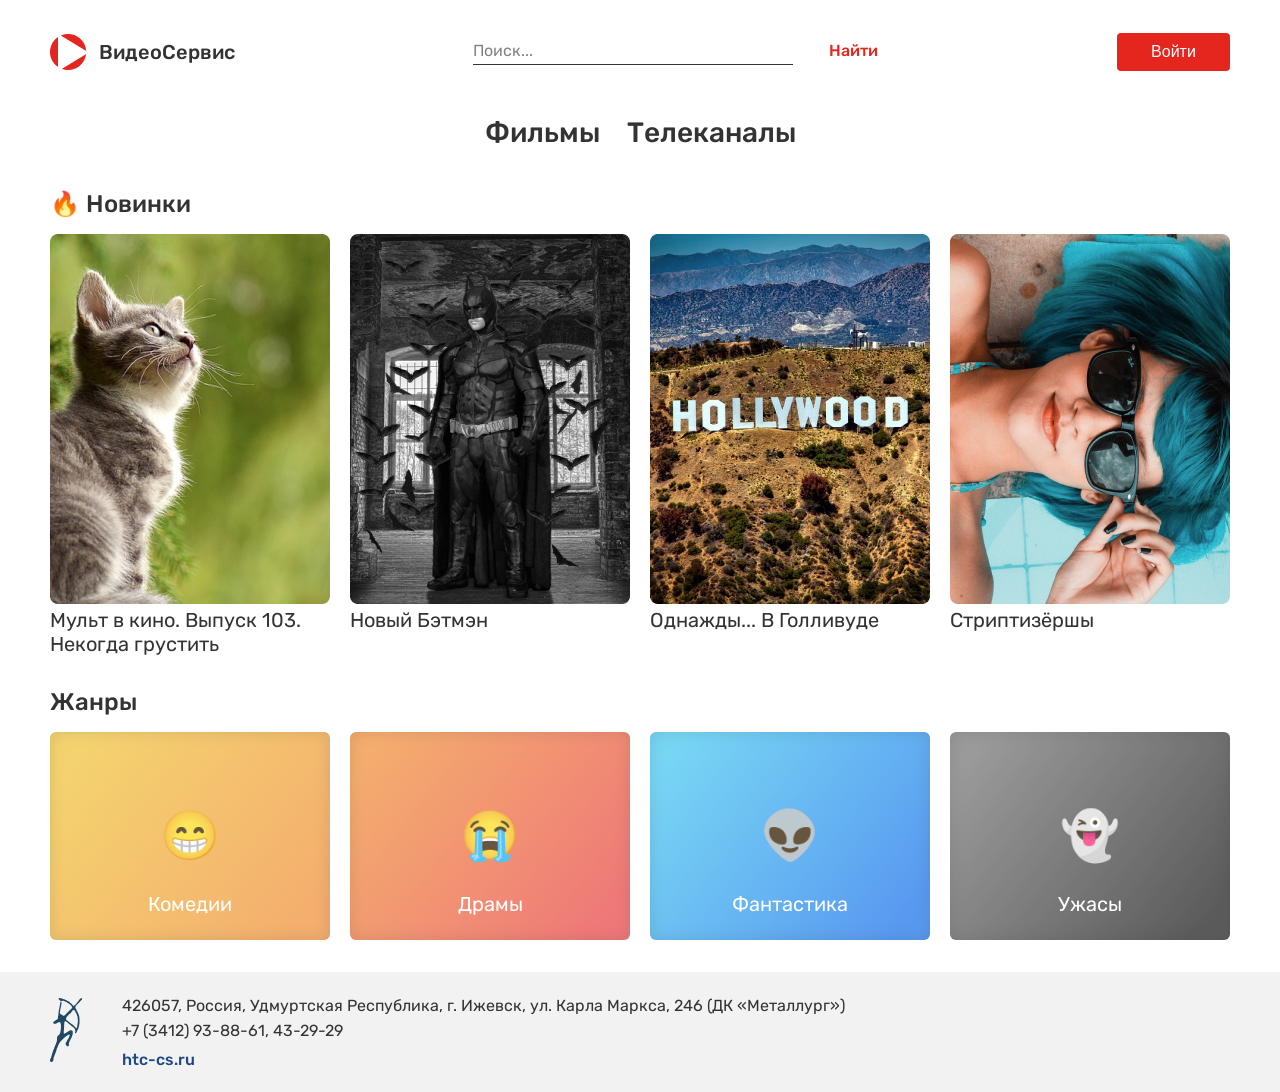
<file: index.html>
<!DOCTYPE html>
<html lang="ru">
<head>
    <meta charset="UTF-8">
    <meta name="viewport" content="width=device-width, initial-scale=1.0">
    <link rel="stylesheet" href="css/style.css">
    <title>Фильмы</title>
</head>
<body>
<div class="container">
    <header class="header">
        <div class="header__logo">
        <img src="img/sign.png" alt="logo">
        <p class="header__logo-txt">ВидеоСервис</p>
        </div>
        <form action="#">
            <input  class="header__search-txt" type="text" placeholder="Поиск...">
            <input  class="header__search-btn" type="button" value="Найти">
        </form>
        <form action="#">
          <input class="header__auth-btn" onclick="window.location.href = 'login.html';" type="button" value="Войти">
        </form>
    </header>
    <main>
        <nav class="nav">
            <a href="index.html" class="nav__a">Фильмы</a>
            <a href="tv.html" class="nav__a">Телеканалы</a> 
        </nav>
      <div class="new">
            <p class="new__caption">🔥 Новинки</p>
            <div class="movies">
                <div class="movie__item">
                    <img src="img/picture.png" alt="Кошка">
                    <p class="movies__item-p">Мульт в кино. Выпуск 103. Некогда грустить</p>
                    <p class="movie__item-desc">Фильм повествует о череде событий, произошедших в Голливуде в 1969 году, на закате его «золотого века». Известный актер Рик Далтон и его дублер Клифф Бут пытаются найти свое место в стремительно меняющемся мире киноиндустрии.</p>
                </div>
                <div class="movie__item">
                    <img src="img/batman.png" alt="Бэтмэн">
                    <p class="movies__item-p">Новый Бэтмэн</p>
                    <p class="movie__item-desc">Фильм повествует о череде событий, произошедших в Голливуде в 1969 году, на закате его «золотого века». Известный актер Рик Далтон и его дублер Клифф Бут пытаются найти свое место в стремительно меняющемся мире киноиндустрии.</p>
                </div>
                <div class="movie__item">
                    <img src="img/holywood.png" alt="Голливуд">
                    <p class="movies__item-p">Однажды... В Голливуде</p>
                    <p class="movie__item-desc">Фильм повествует о череде событий, произошедших в Голливуде в 1969 году, на закате его «золотого века». Известный актер Рик Далтон и его дублер Клифф Бут пытаются найти свое место в стремительно меняющемся мире киноиндустрии.</p>
                </div>
                <div class="movie__item">
                    <img src="img/sluts.png" alt="Женщина">
                    <p class="movies__item-p">Стриптизёршы</p>
                    <p class="movie__item-desc">Фильм повествует о череде событий, произошедших в Голливуде в 1969 году, на закате его «золотого века». Известный актер Рик Далтон и его дублер Клифф Бут пытаются найти свое место в стремительно меняющемся мире киноиндустрии.</p>
                </div>
            </div>
      </div>
      <div class="ganres">
        <p class="new__caption">Жанры</p>
        <div class="ganres-gallery">
          <div class="ganres-gallery__item comedy">
            <p class="ganres-gallery__item-emj">&#128513;</p>
            <p class="ganres-gallery__item-p">Комедии</p>
          </div>
          <div class="ganres-gallery__item drama">
            <p class="ganres-gallery__item-emj">😭</p>
            <p class="ganres-gallery__item-p">Драмы</p>
          </div>
          <div class="ganres-gallery__item fantasy">
            <p class="ganres-gallery__item-emj">👽</p>
            <p class="ganres-gallery__item-p">Фантастика</p>
          </div>
          <div class="ganres-gallery__item horror">
            <p class="ganres-gallery__item-emj">👻</p>
            <p class="ganres-gallery__item-p">Ужасы</p>
          </div>
        </div>
      </div>
    </main>
</div>
<footer class="footer">
  <div class="footer-container container">
    <div class="footer__logo">
      <img src="img/Vector.png" alt="logo">
    </div>
    <div class="footer__info">
      <p class="footer__info-p">426057, Россия, Удмуртская Республика, г. Ижевск, ул. Карла Маркса, 246 (ДК «Металлург»)</p>
      <p class="footer__info-p">+7 (3412) 93-88-61, 43-29-29</p>
      <a class="footer__info-a" href="https://htc-cs.ru">htc-cs.ru</a>
    </div>
  </div>
</footer>
</body>
</html>
</file>
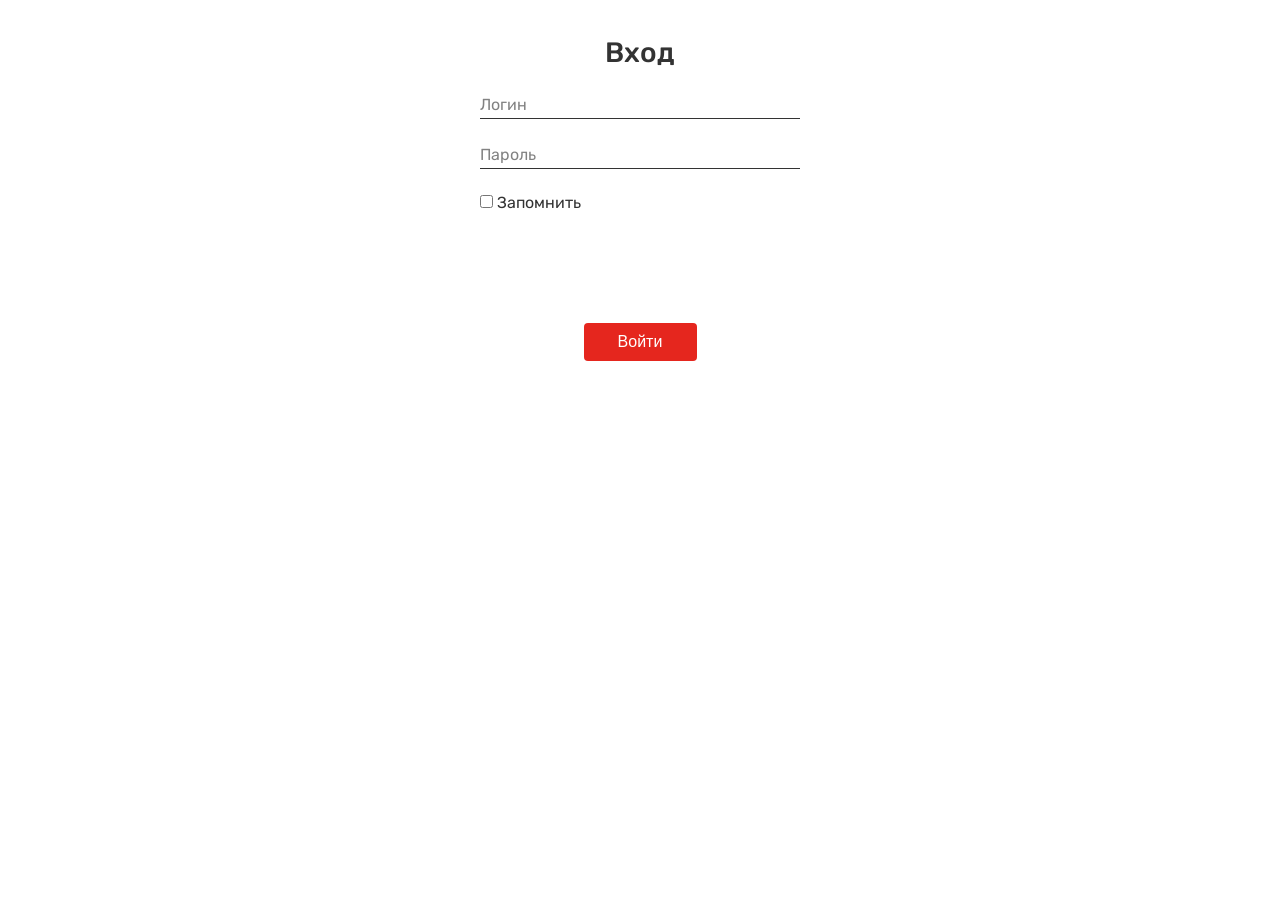
<file: login.html>
<!DOCTYPE html>
<html lang="ru">
<head>
  <meta charset="UTF-8">
  <meta name="viewport" content="width=device-width, initial-scale=1.0">
  <link rel="stylesheet" href="css/style.css">
  <title>login</title>
</head>
<body>
  <div class="over">
    <div class="login">
      <p class="text">Вход</p>
      <form action="" class="form">
        <input class="textarea" type="text" placeholder="Логин">
        <input class="textarea" type="text" placeholder="Пароль">
        <p class="checkbox"><input type="checkbox"> Запомнить</p>
        <input class="header__auth-btn2" onclick="window.location.href = 'index.html';" type="button" value="Войти">
      </form>
    </div>
  </div>
</body>
</html>
</file>
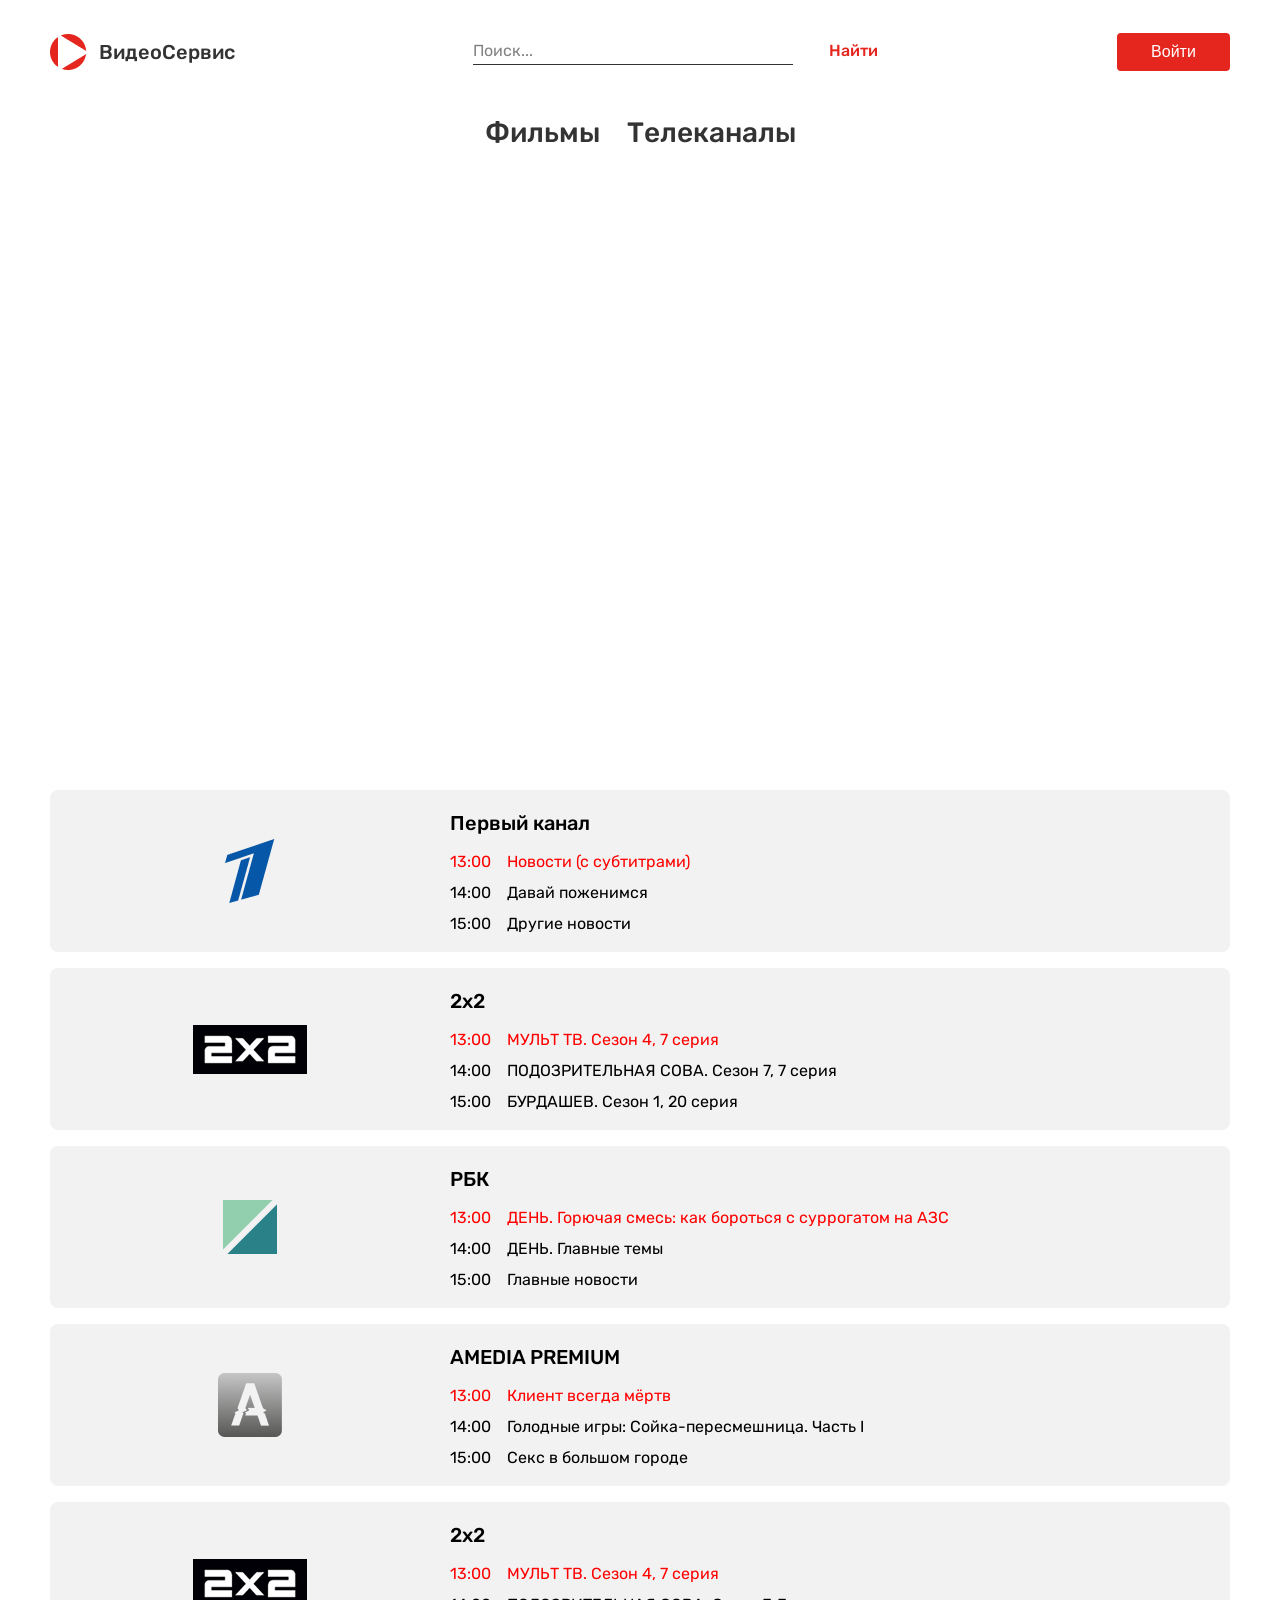
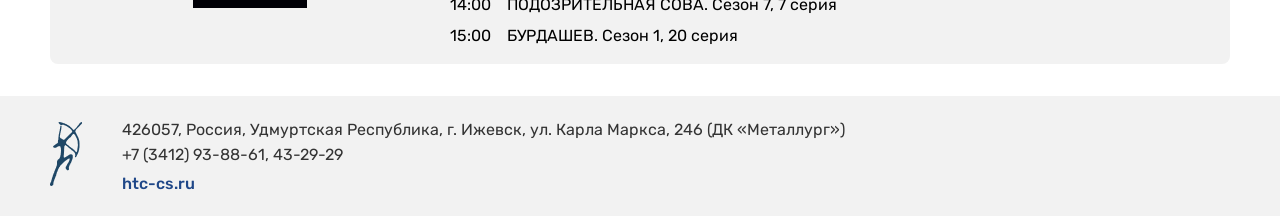
<file: tv.html>
<!DOCTYPE html>
<html lang="ru">
<head>
  <meta charset="UTF-8">
  <meta name="viewport" content="width=device-width, initial-scale=1.0">
  <link rel="stylesheet" href="css/style.css">
  <title>Телеканалы</title>
</head>
<body>
  <div class="container">
    <header class="header">
        <div class="header__logo">
        <img src="img/sign.png" alt="logo">
        <p class="header__logo-txt">ВидеоСервис</p>
        </div>
        <form action="#">
            <input  class="header__search-txt" type="text" placeholder="Поиск...">
            <input  class="header__search-btn" type="button" value="Найти">
        </form>
        <form action="#">
            <input class="header__auth-btn" onclick="window.location.href = 'login.html';" type="button" value="Войти">
        </form>
    </header>
    <main>
        <nav class="nav">
            <a href="index.html" class="nav__a">Фильмы</a>
            <a href="tv.html" class="nav__a">Телеканалы</a> 
        </nav>
        <div class="scroll"></div>
        <div class="blocks">
          <div class="block1">
            <div class="pic">
              <img src="img/1st.png" alt="1st">
            </div>
            <div class="ch1">
              <p class="chname">Первый канал</p>
              <div class="chinf-r">
                <p>13:00</p>
                <p>Новости (с субтитрами)</p>
              </div>
              <div class="chinf">
                <p>14:00</p>
                <p>Давай поженимся</p>
              </div>
              <div class="chinf">
                <p>15:00</p>
                <p>Другие новости</p>
              </div>
            </div>
          </div>
          <div class="block1">
            <div class="pic">
              <img src="img/2x2.png" alt="2x2">
            </div>
            <div class="ch1">
              <p class="chname">2x2</p>
              <div class="chinf-r">
                <p>13:00</p>
                <p>МУЛЬТ ТВ. Сезон 4, 7 серия</p>
              </div>
              <div class="chinf">
                <p>14:00</p>
                <p>ПОДОЗРИТЕЛЬНАЯ СОВА. Сезон 7, 7 серия</p>
              </div>
              <div class="chinf">
                <p>15:00</p>
                <p>БУРДАШЕВ. Сезон 1, 20 серия</p>
              </div>
            </div>
          </div>
          <div class="block1">
            <div class="pic">
              <img src="img/rbc.png" alt="rbc">
            </div>
            <div class="ch1">
              <p class="chname">РБК</p>
              <div class="chinf-r">
                <p>13:00</p>
                <p>ДЕНЬ. Горючая смесь: как бороться с суррогатом на АЗС</p>
              </div>
              <div class="chinf">
                <p>14:00</p>
                <p>ДЕНЬ. Главные темы</p>
              </div>
              <div class="chinf">
                <p>15:00</p>
                <p>Главные новости</p>
              </div>
            </div>
          </div>
          <div class="block1">
            <div class="pic">
              <img src="img/amedia.png" alt="amedia">
            </div>
            <div class="ch1">
              <p class="chname">AMEDIA PREMIUM</p>
              <div class="chinf-r">
                <p>13:00</p>
                <p>Клиент всегда мёртв</p>
              </div>
              <div class="chinf">
                <p>14:00</p>
                <p>Голодные игры: Сойка-пересмешница. Часть I</p>
              </div>
              <div class="chinf">
                <p>15:00</p>
                <p>Секс в большом городе</p>
              </div>
            </div>
          </div>
          <div class="block1">
            <div class="pic">
              <img src="img/2x2.png" alt="2x2">
            </div>
            <div class="ch1">
              <p class="chname">2x2</p>
              <div class="chinf-r">
                <p>13:00</p>
                <p>МУЛЬТ ТВ. Сезон 4, 7 серия</p>
              </div>
              <div class="chinf">
                <p>14:00</p>
                <p>ПОДОЗРИТЕЛЬНАЯ СОВА. Сезон 7, 7 серия</p>
              </div>
              <div class="chinf">
                <p>15:00</p>
                <p>БУРДАШЕВ. Сезон 1, 20 серия</p>
              </div>
            </div>
        </div>
        </div>
    </main>
  </div>
    <footer class="footer">
  <div class="footer-container container">
    <div class="footer__logo">
      <img src="img/Vector.png" alt="logo">
    </div>
    <div class="footer__info">
      <p class="footer__info-p">426057, Россия, Удмуртская Республика, г. Ижевск, ул. Карла Маркса, 246 (ДК «Металлург»)</p>
      <p class="footer__info-p">+7 (3412) 93-88-61, 43-29-29</p>
      <a class="footer__info-a" href="https://htc-cs.ru">htc-cs.ru</a>
    </div>
  </div>
</footer>
</body>
</html>
</file>
<file: css/style.css>
*{
    margin: 0;
    padding: 0;
}
@font-face {
    font-family: Rubik-Medium;
    src: url(../fonts/Rubik-Medium.ttf);
}
@font-face {
    font-family:Rubik-Regular ;
    src: url(../fonts/Rubik-Regular.ttf);
}
.container{
    width: 1180px;
    /*height: 100vh;
    background-color: lightgreen;*/
    margin: 0 auto;
}
.header{
    height: 40px;
    /*background-color: green;*/
    margin-top: 32px ;
    display: flex;
    justify-content: space-between;
    align-items: center;
}
.header__logo{
    display: flex;
    align-items: center;
}
.header__logo-txt{
    font-family:Rubik-Medium ;
    font-size: 20px;
    color: #333333;
    margin-left: 11.80px;
}
.header__search-txt{
    width: 320px;
    height: 25px;
    border: none;
    border-bottom:1px #333333 solid;
}
.header__search-txt::placeholder{
    font-size: 16px;
    color: #828282;
    font-family:Rubik-Regular;
}
.header__search-txt:focus{
    outline: none;
}
.header__search-btn{
    border: none;
    background: none;
    color: #E5261E;
    font-family: Rubik-Medium;
    font-size: 16px;
    margin-left: 32px;
}
.header__auth-btn{
    background-color: #E5261E;
    border: none;
    color: #ffffff;
    font-size: 16px;
    border-radius:4px ;
    width:113px ;
    height:38px ;
}
.header__auth-btn:hover{
    background: #cc221b;
}
.nav{
    height: 42px;
    width: 311px;
    display: flex;
    margin: 44px auto 32px auto;
    justify-content: space-between;
}
.nav__a{
    font-family: Rubik-Medium;
    color: #333333;
    font-size: 28px;
    text-decoration:none;
}
.nav__a:hover{
    border-bottom: 2px #E5261E solid;
    padding-bottom: 9px;
    color: #E5261E;
}
.new__caption{
    color: #333333;
    font-family: Rubik-Medium;
    font-size: 24px;
    margin-bottom: 16px;
}
.movies__item-img{
    border-radius: 8px;
    margin-bottom: 16px;
}
.movies__item-p{
    font-family: Rubik-Regular;
    color: #333333;
    font-size: 20px;
}
.movie__item{
    width: 280px ;
    position: relative;
}
.movie__item-desc{
    width: 280px;
    height: 370px;
    background-color: rgba(51, 51, 51, 0.8); 
    border-radius: 8px;
    font-family: Rubik-Regular;
    font-size: 16px;
    padding: 16px;
    color: #f2f2f2;
    box-sizing: border-box;
    line-height: 140%;
    position: absolute;
    top: 0px;
    left: 0px;
    opacity: 0;
}
.movie__item:hover .movie__item-desc{
    opacity: 1;
    cursor: pointer;
}
.movies{
    display: flex;
    justify-content: space-between;
}
.new__caption{
margin-top: 32px;
}
.ganres-gallery__item{
width: 280px;
height: 208px;
box-shadow: inset 0px 0px 16px rgba(0, 0, 0, 0.15);
border-radius: 6px;
display: flex;
justify-content: center;
align-items: center;
flex-direction: column;
position: relative;
opacity: 0.8;
}
.comedy{
background: linear-gradient(127.83deg, #F2C94C 8.44%, #F29A4A 91.36%);
}
.ganres-gallery__item-emj{
font-size: 48px;
}
.ganres-gallery__item-p{
font-family: Rubik-Regular;
color: white;
font-size: 20px;
position: absolute;
top: 160px;
}
.ganres-gallery__item:hover{
opacity: 1;
cursor: pointer;
}
.ganres-gallery{
display: flex;
justify-content: space-between;
}
.drama{
background: linear-gradient(127.83deg, #F2994A 8.44%, #EB5757 91.36%);
}
.fantasy{
background: linear-gradient(127.83deg, #56CCF2 8.44%, #2F80ED 91.36%);
}
.horror{
background: linear-gradient(127.83deg, #828282 8.44%, #333333 91.36%);
}
.footer{
background-color: #f2f2f2;
margin-top: 32px;
}
.footer-container{
display: flex;
align-items: center;
height: 120px;
}
.footer__logo{
margin-right: 39.98px;
}
.footer__info-p{
font-family: Rubik-Regular;
font-size: 16px;
color: #333333;
}
.footer__info-p:nth-child(2){
margin: 6px 0 10px 0;
}
.footer__info-a{
color: #1f4788;
font-family: Rubik-Medium;
font-size: 16px;
text-decoration: none;
}
.block1{
    width: 100%;
    height: 162px;
    background-color: #F2F2F2;
    border-radius: 8px;
    display: flex;
    box-sizing: border-box;
    margin-bottom: 16px;
}
.pic{
    width: 400px;
    height: 162px;
    display: flex;
    align-items: center;
    justify-content: center;
}
.chname{
    font-size: 20px;
    font-family: Rubik-Medium;
    margin-top: 21px;
}
.chinf-r{
    color: red;
    display: flex;
    gap: 16px;
    margin-top: 17px;
    font-family: Rubik-Regular;
}
.chinf{
    display: flex;
    gap: 16px;
    margin-top: 12px;
    font-family: Rubik-Regular;
}
.ch1{
    display: flex;
    flex-direction: column;
    justify-content: center;
    margin-bottom: 19px;
}
.scroll{
    height: 600px;
    overflow-y: scroll;
    overflow-x: hidden;
    scrollbar-width: thin;
    padding-right: 8px;
    box-sizing: border-box;
}
.header__auth-btn{
    cursor: pointer;
}
.over{
    display: flex;
    align-items: center;
    justify-content: center;
}
.text{
    font-family: Rubik-Medium;
    color: #333333;
    font-size: 28px;
    text-align: center;
    margin-bottom: 24px;
    margin-top: 36px;
}
.checkbox{
    font-family: Rubik-Regular;
    color: #333333;
    font-size: 16px;
    margin-bottom: 111px;
}
.textarea{
    width: 320px;
    height: 25px;
    border: none;
    border-bottom: 1px #333333 solid;
    display: grid;
    margin-bottom: 24px;
}
.textarea::placeholder{
    font-size: 16px;
    color: #828282;
    font-family:Rubik-Regular;
}
.textarea:focus{
    outline: none;
}
.header__auth-btn2{
    background-color: #E5261E;
    border: none;
    color: #ffffff;
    font-size: 16px;
    border-radius:4px ;
    width: 113px ;
    height: 38px ;
    display: block;
    margin: 40px auto 0;
    cursor: pointer;
}
.header__auth-btn2:hover{
    background: #cc221b;
}

@media (max-width: 390px) {
  body {
    overflow-x: hidden; 
  }
  .container {
    width: 100%;  
    box-sizing: border-box;
  }
  .header {
    flex-direction: column; 
    height: auto;
    gap: 32px;
  }
  .header form {
    width: 100%;
    display: flex;
    justify-content: center;
  }
  .header__search-txt, .header__auth-btn {
    max-width: 160px;
  }
  .movies {
    flex-direction: column; 
    align-items: center;
    gap: 30px;
  }
  .ganres-gallery {
    flex-wrap: wrap; 
    gap: 20px;
  }
  .ganres-gallery__item {
    width: 100%; 
  }
  .footer-container {
    text-align: center;
  }
  .block1 {
    flex-direction: column; 
    height: 350px;
    margin-left: 4px;
  }
  .pic {
    width: 100%;
  }
  .ch1 {
    text-align: center;
  }
  .chinf-r, .chinf {
    flex-direction: column;
    gap: 8px;
  }
  .scroll{
    overflow-y: hidden;
    height: auto;
  }
}
</file>
